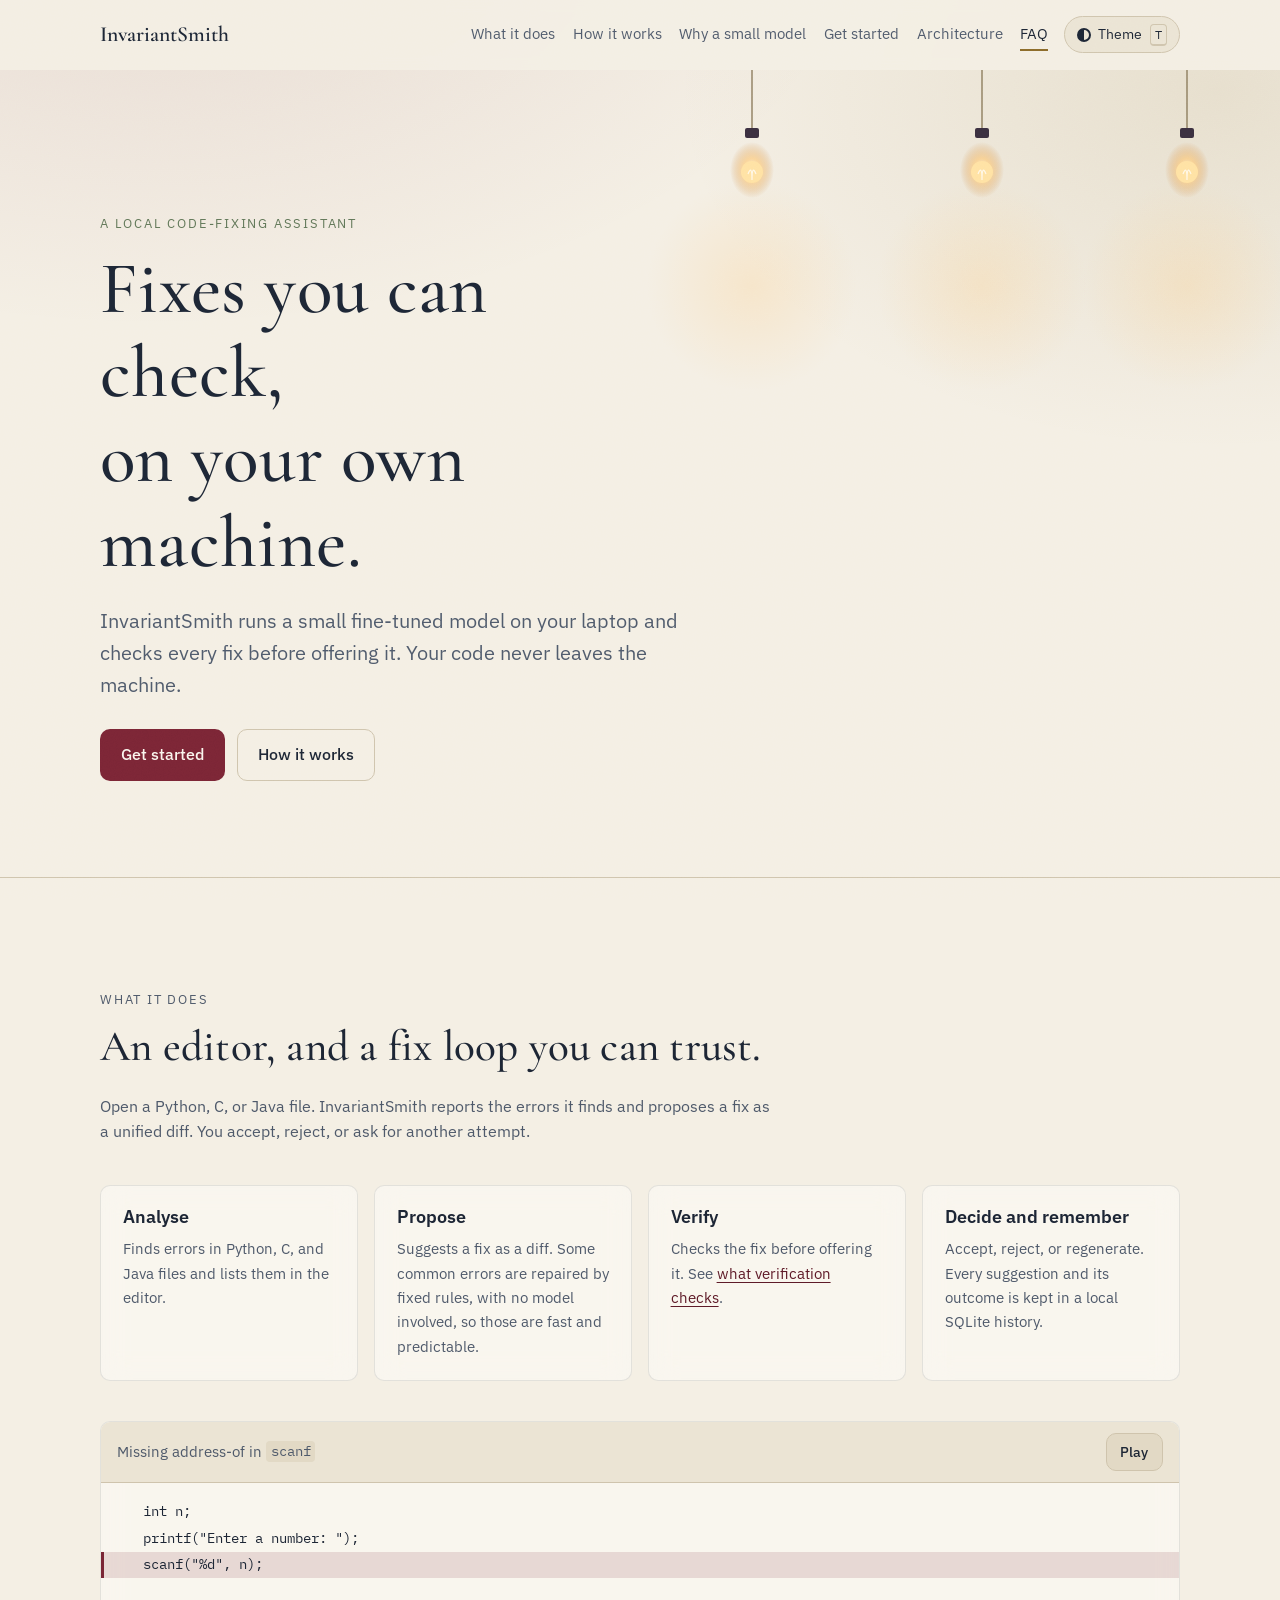
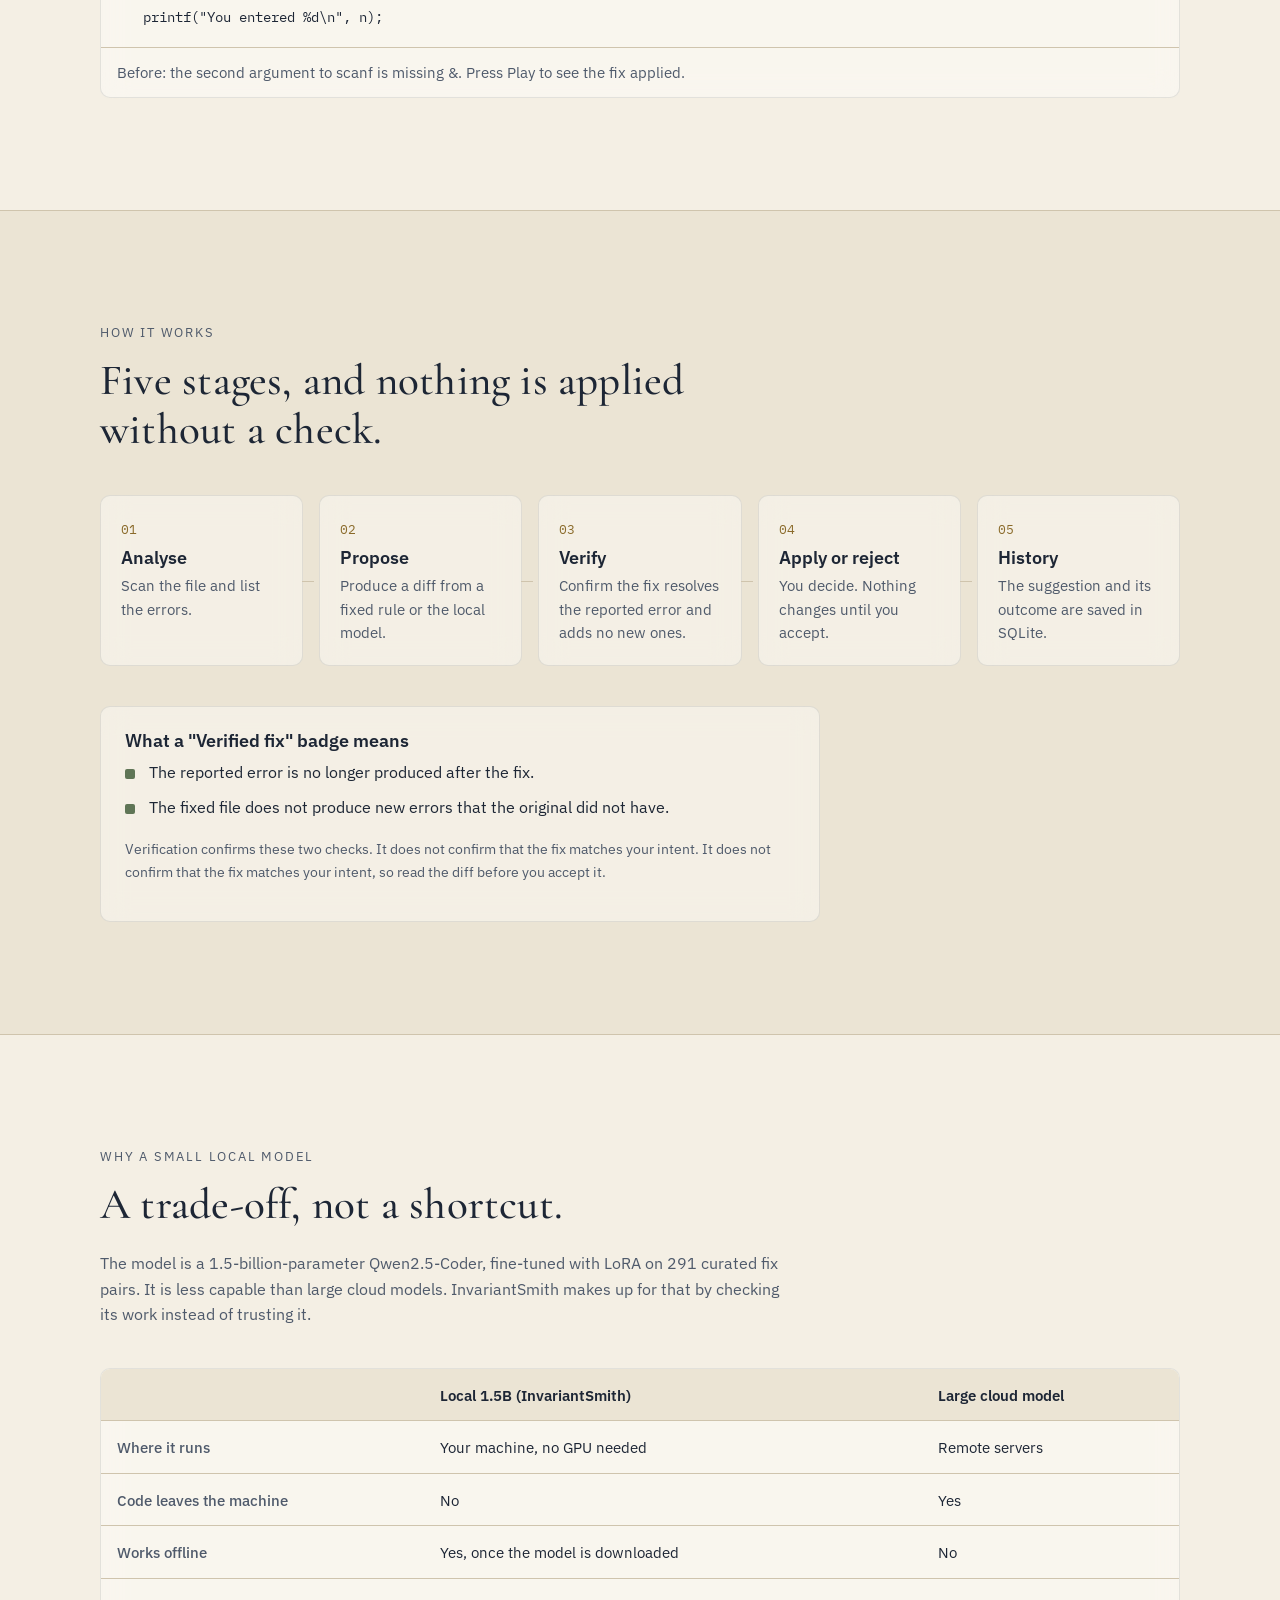
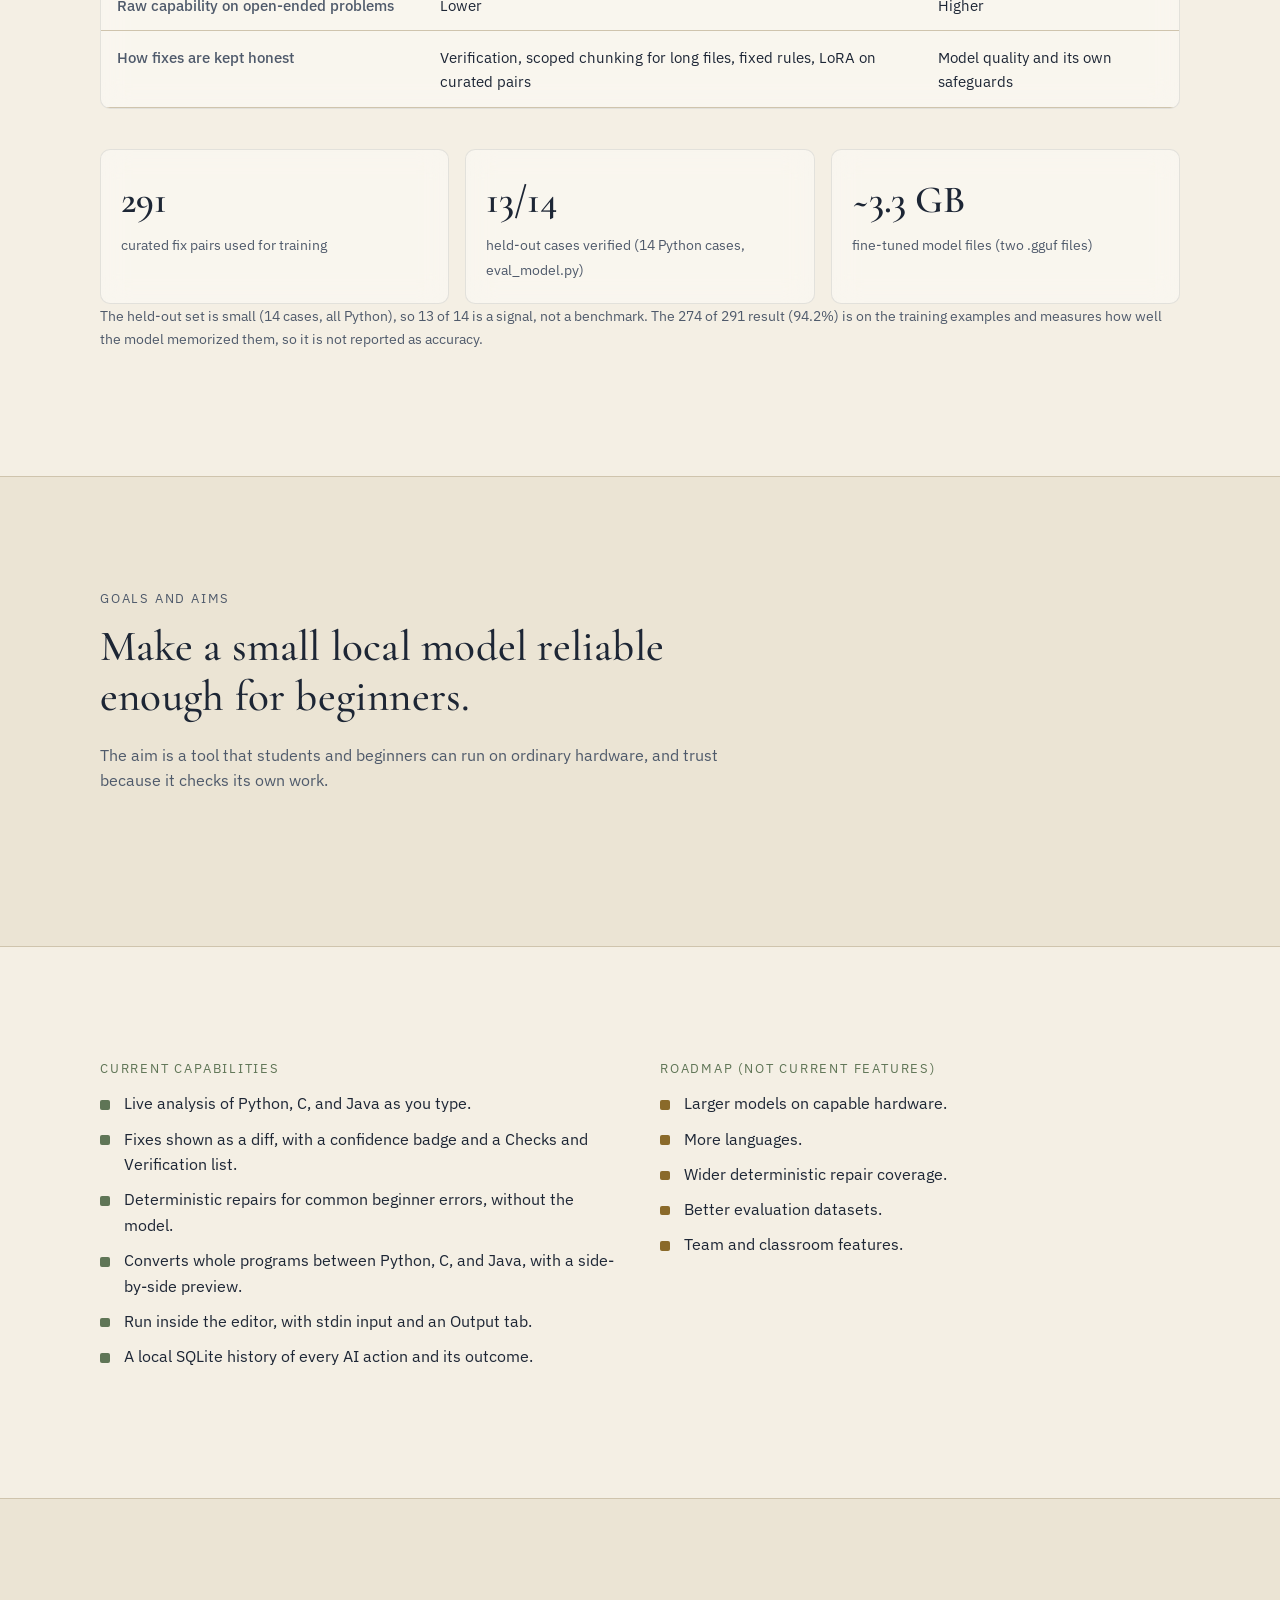
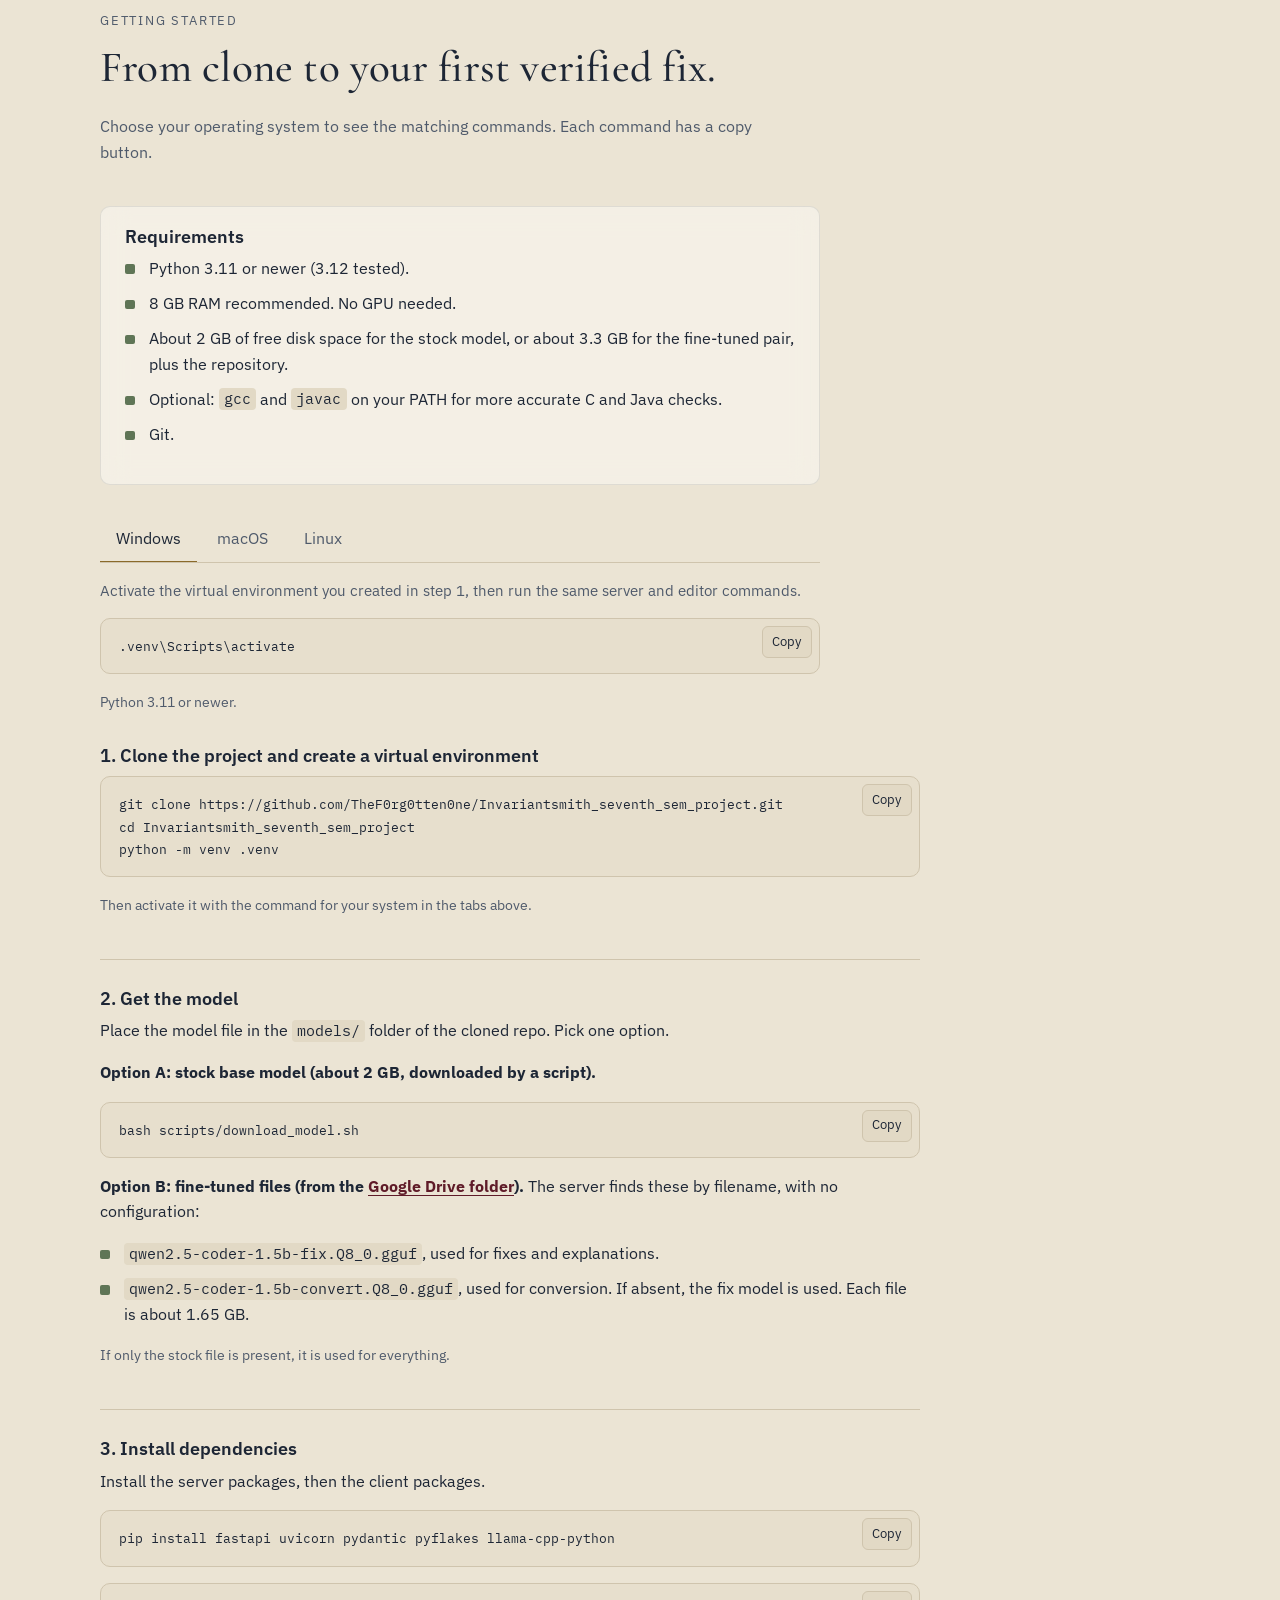
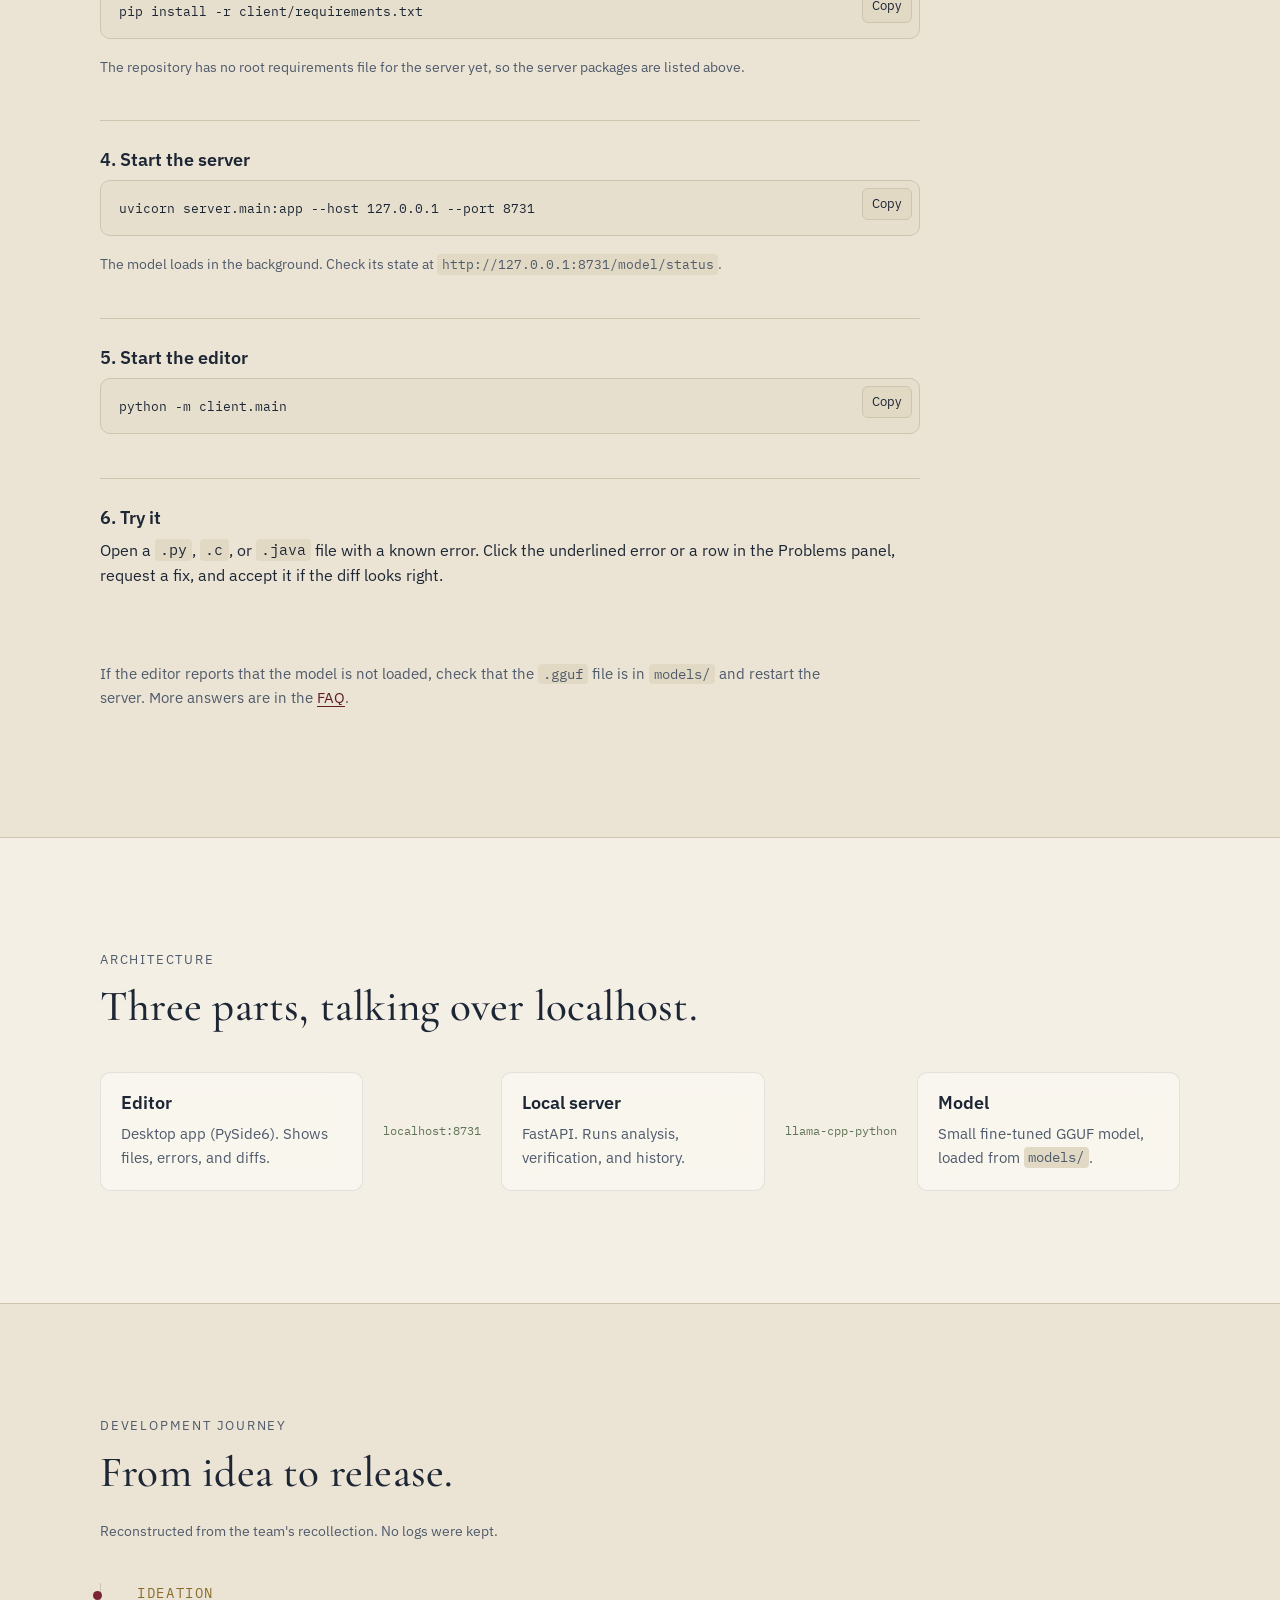
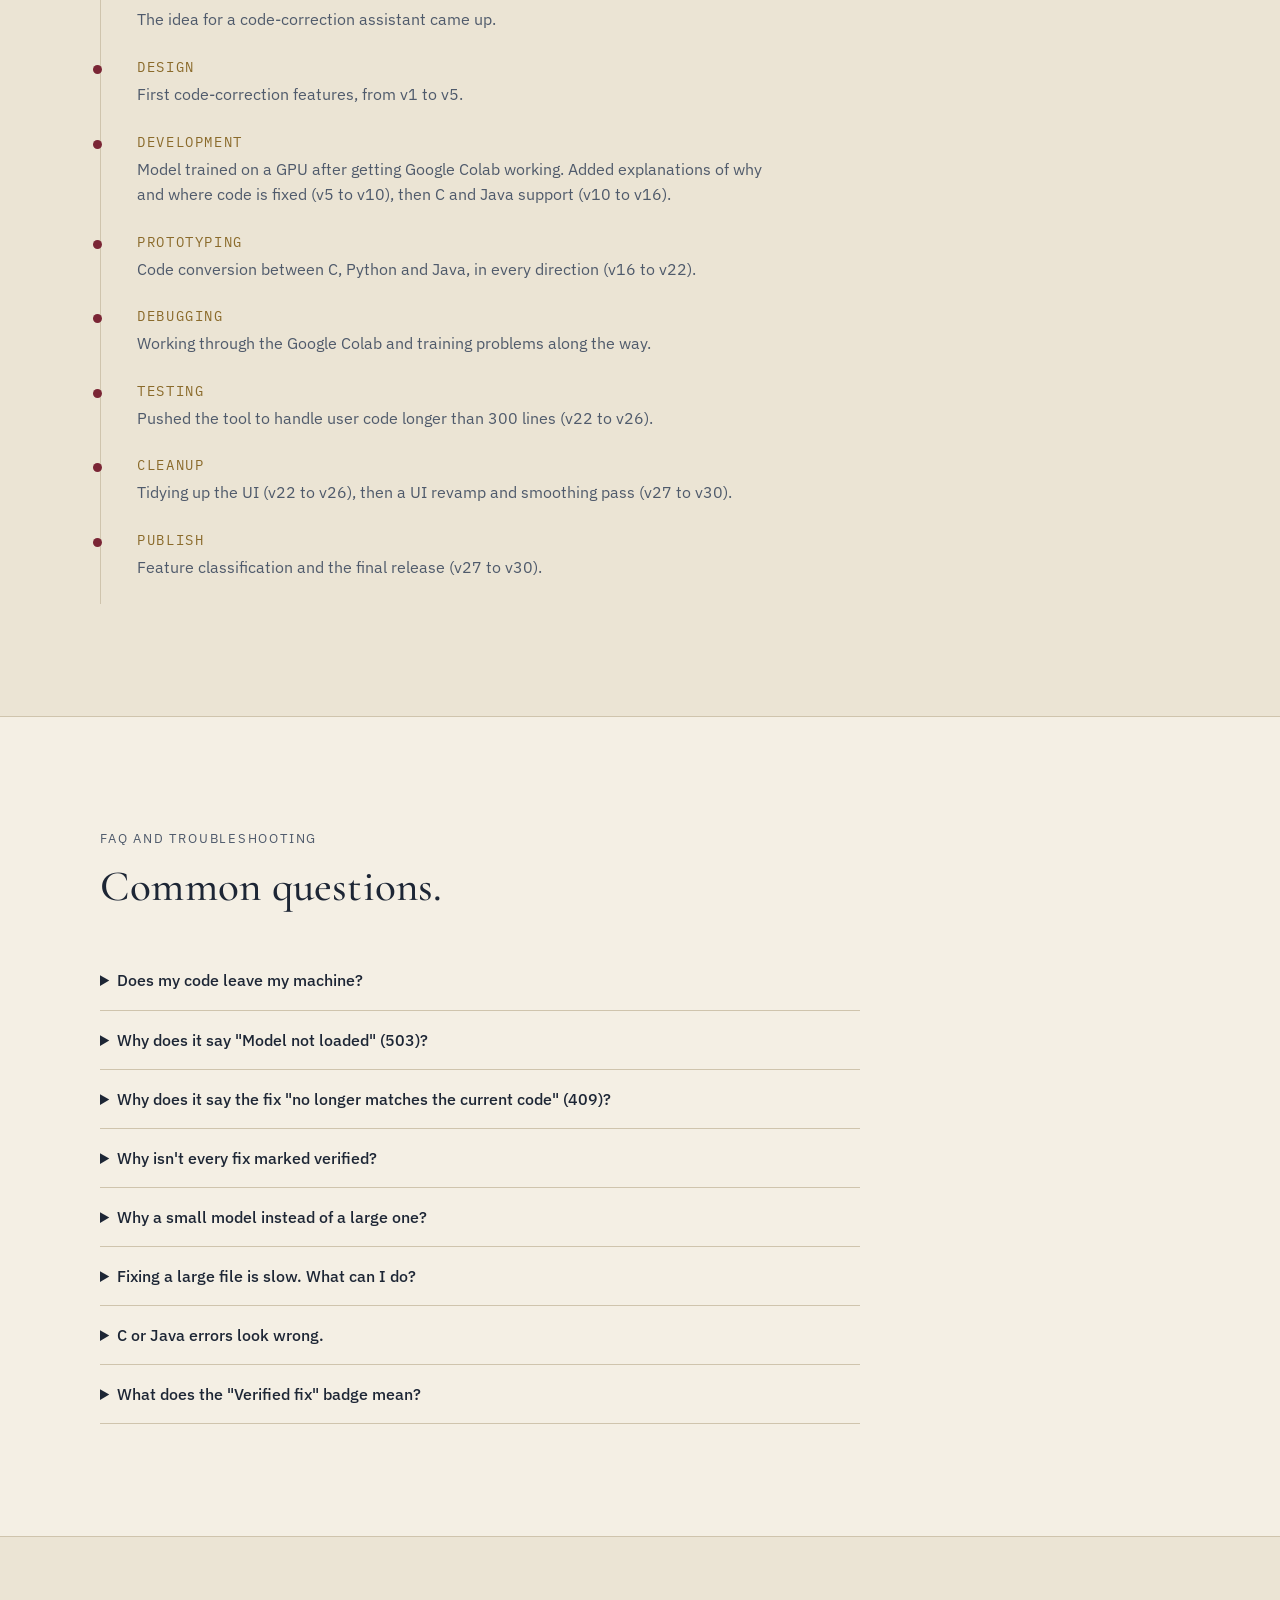
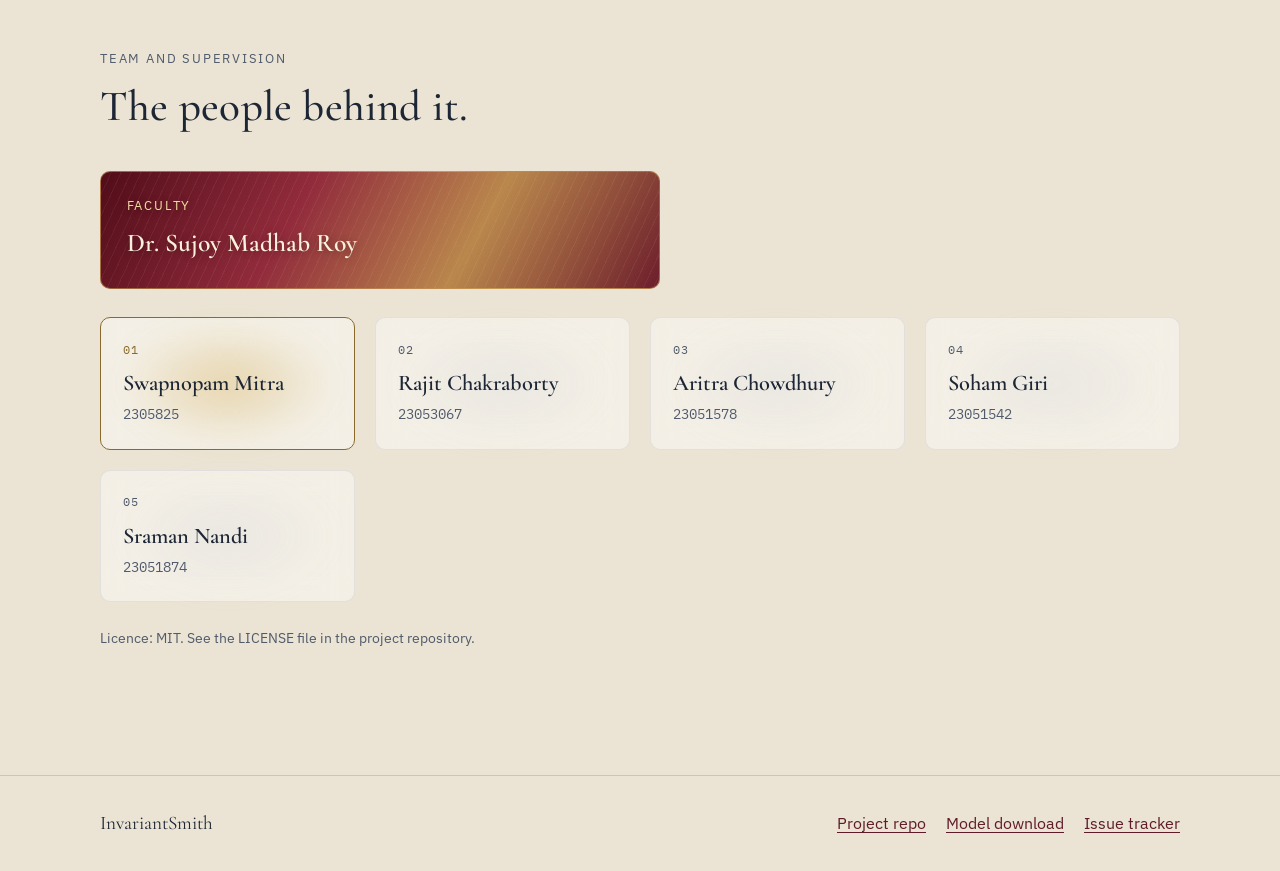
<file: index.html>
<!DOCTYPE html>
<html lang="en" data-theme="">
<head>
  <meta charset="utf-8">
  <meta name="viewport" content="width=device-width, initial-scale=1">
  <title>InvariantSmith: a local, checked code-fixing assistant</title>
  <meta name="description" content="InvariantSmith is a local AI-assisted code-fixing tool. A desktop editor talks to a small model on your own machine, and every fix is checked before you accept it.">
  <meta property="og:type" content="website">
  <meta property="og:title" content="InvariantSmith">
  <meta property="og:description" content="A local, offline-capable code-fixing assistant. Every fix is verified before you see it.">
  <meta property="og:image" content="assets/og-card.png">
  <meta name="twitter:card" content="summary_large_image">
  <meta name="twitter:title" content="InvariantSmith">
  <meta name="twitter:description" content="A local, offline-capable code-fixing assistant. Every fix is verified before you see it.">
  <meta name="twitter:image" content="assets/og-card.png">
  <link rel="icon" href="assets/favicon.svg" type="image/svg+xml">
  <link rel="preconnect" href="https://fonts.googleapis.com">
  <link rel="preconnect" href="https://fonts.gstatic.com" crossorigin>
  <link href="https://fonts.googleapis.com/css2?family=Cormorant+Garamond:ital,wght@0,500;0,600;1,500&family=IBM+Plex+Sans:wght@400;500;600&family=IBM+Plex+Mono:wght@400;500&display=swap" rel="stylesheet">
  <link rel="stylesheet" href="css/style.css">
  <script src="js/theme.js"></script>
</head>
<body>
  <a class="skip-link" href="#main">Skip to content</a>
  <div class="scroll-progress" aria-hidden="true"><span id="progress-bar"></span></div>

  <header class="site-header" id="site-header">
    <div class="wrap header-inner">
      <a class="brand" href="#top">InvariantSmith</a>
      <nav class="site-nav" aria-label="Sections">
        <a href="#what">What it does</a>
        <a href="#how">How it works</a>
        <a href="#model">Why a small model</a>
        <a href="#start">Get started</a>
        <a href="#architecture">Architecture</a>
        <a href="#faq">FAQ</a>
      </nav>
      <button class="theme-toggle" id="theme-toggle" type="button" aria-label="Switch colour theme" title="Switch theme (T)">
        <span class="theme-icon" aria-hidden="true"></span>
        <span class="theme-label">Theme</span>
        <kbd>T</kbd>
      </button>
    </div>
  </header>

  <main id="main">

    <!-- HERO -->
    <section class="hero" id="top">
      <div class="lamps" aria-hidden="true"><div class="lamp lamp--a"><svg viewBox="0 0 70 150" focusable="false"><defs><radialGradient id="bulbGlow" cx="50%" cy="50%" r="50%"><stop offset="0" stop-color="#fff6e0"/><stop offset="0.4" stop-color="#ffc56b"/><stop offset="1" stop-color="#c77a2a" stop-opacity="0"/></radialGradient></defs><line x1="35" y1="0" x2="35" y2="62" stroke="#8a7a5a" stroke-width="1.4"/><rect x="28" y="58" width="14" height="10" rx="2" fill="#3a2f3f"/><ellipse cx="35" cy="100" rx="22" ry="28" fill="url(#bulbGlow)" opacity="0.6"/><circle cx="35" cy="102" r="11" fill="#ffe2a3"/><path d="M31 104 Q35 94 35 110 Q35 94 39 104" fill="none" stroke="#fff7e6" stroke-width="1.2"/></svg></div><div class="lamp lamp--b"><svg viewBox="0 0 70 150" focusable="false"><line x1="35" y1="0" x2="35" y2="62" stroke="#8a7a5a" stroke-width="1.4"/><rect x="28" y="58" width="14" height="10" rx="2" fill="#3a2f3f"/><ellipse cx="35" cy="100" rx="22" ry="28" fill="url(#bulbGlow)" opacity="0.6"/><circle cx="35" cy="102" r="11" fill="#ffe2a3"/><path d="M31 104 Q35 94 35 110 Q35 94 39 104" fill="none" stroke="#fff7e6" stroke-width="1.2"/></svg></div><div class="lamp lamp--c"><svg viewBox="0 0 70 150" focusable="false"><line x1="35" y1="0" x2="35" y2="62" stroke="#8a7a5a" stroke-width="1.4"/><rect x="28" y="58" width="14" height="10" rx="2" fill="#3a2f3f"/><ellipse cx="35" cy="100" rx="22" ry="28" fill="url(#bulbGlow)" opacity="0.6"/><circle cx="35" cy="102" r="11" fill="#ffe2a3"/><path d="M31 104 Q35 94 35 110 Q35 94 39 104" fill="none" stroke="#fff7e6" stroke-width="1.2"/></svg></div></div>
      <div class="wrap">
        <p class="eyebrow reveal">A local code-fixing assistant</p>
        <h1 class="hero-title">
          <span class="stagger">Fixes you can check,</span>
          <span class="stagger">on your own machine.</span>
        </h1>
        <p class="lede reveal">InvariantSmith runs a small fine-tuned model on your laptop and checks every fix before offering it. Your code never leaves the machine.</p>
        <div class="hero-actions reveal">
          <a class="btn btn-primary" href="#start">Get started</a>
          <a class="btn btn-secondary" href="#how">How it works</a>
        </div>
      </div>
    </section>

    <!-- WHAT IT DOES -->
    <section class="section" id="what" data-nav-section>
      <div class="wrap">
        <header class="section-head reveal">
          <p class="eyebrow">What it does</p>
          <h2>An editor, and a fix loop you can trust.</h2>
          <p>Open a Python, C, or Java file. InvariantSmith reports the errors it finds and proposes a fix as a unified diff. You accept, reject, or ask for another attempt.</p>
        </header>

        <div class="feature-grid">
          <article class="card reveal">
            <h3>Analyse</h3>
            <p>Finds errors in Python, C, and Java files and lists them in the editor.</p>
          </article>
          <article class="card reveal">
            <h3>Propose</h3>
            <p>Suggests a fix as a diff. Some common errors are repaired by fixed rules, with no model involved, so those are fast and predictable.</p>
          </article>
          <article class="card reveal">
            <h3>Verify</h3>
            <p>Checks the fix before offering it. See <a href="#verified">what verification checks</a>.</p>
          </article>
          <article class="card reveal">
            <h3>Decide and remember</h3>
            <p>Accept, reject, or regenerate. Every suggestion and its outcome is kept in a local SQLite history.</p>
          </article>
        </div>

        <div class="diff-demo reveal" id="diff-demo">
          <div class="diff-head">
            <span class="diff-title">Missing address-of in <code>scanf</code></span>
            <button class="btn btn-small" id="diff-play" type="button" aria-pressed="false">Play</button>
          </div>
          <pre class="diff-code" aria-label="Before and after diff for a scanf call"><code><span class="line" data-state="both">int n;</span><span class="line" data-state="both">printf("Enter a number: ");</span><span class="line line-del" data-state="before">scanf("%d", n);</span><span class="line line-add" data-state="after">scanf("%d", &amp;n);</span><span class="line" data-state="both">printf("You entered %d\n", n);</span></code></pre>
          <p class="diff-caption" id="diff-caption">Before: the second argument to <code>scanf</code> is missing <code>&amp;</code>. Press Play to see the fix applied.</p>
        </div>
      </div>
    </section>

    <!-- HOW IT WORKS -->
    <section class="section section-alt" id="how" data-nav-section>
      <div class="wrap">
        <header class="section-head reveal">
          <p class="eyebrow">How it works</p>
          <h2>Five stages, and nothing is applied without a check.</h2>
        </header>

        <ol class="pipeline" id="pipeline">
          <li class="stage reveal-stage"><span class="stage-num">01</span><h3>Analyse</h3><p>Scan the file and list the errors.</p></li>
          <li class="stage reveal-stage"><span class="stage-num">02</span><h3>Propose</h3><p>Produce a diff from a fixed rule or the local model.</p></li>
          <li class="stage reveal-stage"><span class="stage-num">03</span><h3>Verify</h3><p>Confirm the fix resolves the reported error and adds no new ones.</p></li>
          <li class="stage reveal-stage"><span class="stage-num">04</span><h3>Apply or reject</h3><p>You decide. Nothing changes until you accept.</p></li>
          <li class="stage reveal-stage"><span class="stage-num">05</span><h3>History</h3><p>The suggestion and its outcome are saved in SQLite.</p></li>
        </ol>

        <div class="verified-box reveal" id="verified">
          <h3>What a "Verified fix" badge means</h3>
          <ul class="check-list">
            <li>The reported error is no longer produced after the fix.</li>
            <li>The fixed file does not produce new errors that the original did not have.</li>
          </ul>
          <p class="note">Verification confirms these two checks. It does not confirm that the fix matches your intent. It does not confirm that the fix matches your intent, so read the diff before you accept it.</p>
        </div>
      </div>
    </section>

    <!-- WHY A SMALL MODEL -->
    <section class="section" id="model" data-nav-section>
      <div class="wrap">
        <header class="section-head reveal">
          <p class="eyebrow">Why a small local model</p>
          <h2>A trade-off, not a shortcut.</h2>
          <p>The model is a 1.5-billion-parameter Qwen2.5-Coder, fine-tuned with LoRA on 291 curated fix pairs. It is less capable than large cloud models. InvariantSmith makes up for that by checking its work instead of trusting it.</p>
        </header>

        <div class="table-wrap reveal">
          <table class="compare">
            <caption class="sr-only">Local 1.5B model compared with a large cloud model</caption>
            <thead>
              <tr><th scope="col"></th><th scope="col">Local 1.5B (InvariantSmith)</th><th scope="col">Large cloud model</th></tr>
            </thead>
            <tbody>
              <tr><th scope="row">Where it runs</th><td>Your machine, no GPU needed</td><td>Remote servers</td></tr>
              <tr><th scope="row">Code leaves the machine</th><td>No</td><td>Yes</td></tr>
              <tr><th scope="row">Works offline</th><td>Yes, once the model is downloaded</td><td>No</td></tr>
              <tr><th scope="row">Raw capability on open-ended problems</th><td>Lower</td><td>Higher</td></tr>
              <tr><th scope="row">How fixes are kept honest</th><td>Verification, scoped chunking for long files, fixed rules, LoRA on curated pairs</td><td>Model quality and its own safeguards</td></tr>
            </tbody>
          </table>
        </div>

        <div class="stats reveal">
          <div class="stat"><span class="stat-num" data-count="291">291</span><span class="stat-label">curated fix pairs used for training</span></div>
          <div class="stat"><span class="stat-num">13/14</span><span class="stat-label">held-out cases verified (14 Python cases, eval_model.py)</span></div>
          <div class="stat"><span class="stat-num">~3.3 GB</span><span class="stat-label">fine-tuned model files (two .gguf files)</span></div>
        </div>
        <p class="note reveal">The held-out set is small (14 cases, all Python), so 13 of 14 is a signal, not a benchmark. The 274 of 291 result (94.2%) is on the training examples and measures how well the model memorized them, so it is not reported as accuracy.</p>
      </div>
    </section>

    <!-- GOALS -->
    <section class="section section-alt" id="goals">
      <div class="wrap">
        <header class="section-head reveal">
          <p class="eyebrow">Goals and aims</p>
          <h2>Make a small local model reliable enough for beginners.</h2>
          <p>The aim is a tool that students and beginners can run on ordinary hardware, and trust because it checks its own work.</p>
        </header>
      </div>
    </section>

    <!-- CAPABILITIES VS ROADMAP -->
    <section class="section" id="capabilities">
      <div class="wrap two-col">
        <div class="reveal">
          <p class="eyebrow">Current capabilities</p>
          <ul class="check-list">
            <li>Live analysis of Python, C, and Java as you type.</li>
            <li>Fixes shown as a diff, with a confidence badge and a Checks and Verification list.</li>
            <li>Deterministic repairs for common beginner errors, without the model.</li>
            <li>Converts whole programs between Python, C, and Java, with a side-by-side preview.</li>
            <li>Run inside the editor, with stdin input and an Output tab.</li>
            <li>A local SQLite history of every AI action and its outcome.</li>
          </ul>
        </div>
        <div class="reveal">
          <p class="eyebrow">Roadmap (not current features)</p>
          <ul class="check-list roadmap">
            <li>Larger models on capable hardware.</li>
            <li>More languages.</li>
            <li>Wider deterministic repair coverage.</li>
            <li>Better evaluation datasets.</li>
            <li>Team and classroom features.</li>
          </ul>
        </div>
      </div>
    </section>

    <!-- GETTING STARTED -->
    <section class="section section-alt" id="start" data-nav-section>
      <div class="wrap">
        <header class="section-head reveal">
          <p class="eyebrow">Getting started</p>
          <h2>From clone to your first verified fix.</h2>
          <p>Choose your operating system to see the matching commands. Each command has a copy button.</p>
        </header>

        <div class="requirements reveal">
          <h3>Requirements</h3>
          <ul class="check-list">
            <li>Python 3.11 or newer (3.12 tested).</li>
            <li>8 GB RAM recommended. No GPU needed.</li>
            <li>About 2 GB of free disk space for the stock model, or about 3.3 GB for the fine-tuned pair, plus the repository.</li>
            <li>Optional: <code>gcc</code> and <code>javac</code> on your PATH for more accurate C and Java checks.</li>
            <li>Git.</li>
          </ul>
        </div>

        <div class="os-tabs reveal" data-tabs>
          <div class="tab-list" role="tablist" aria-label="Operating system">
            <button class="tab" role="tab" id="tab-win" aria-controls="panel-win" aria-selected="true" data-tab="win" type="button">Windows</button>
            <button class="tab" role="tab" id="tab-mac" aria-controls="panel-mac" aria-selected="false" data-tab="mac" tabindex="-1" type="button">macOS</button>
            <button class="tab" role="tab" id="tab-linux" aria-controls="panel-linux" aria-selected="false" data-tab="linux" tabindex="-1" type="button">Linux</button>
          </div>
          <div class="tab-panel" role="tabpanel" id="panel-win" aria-labelledby="tab-win" data-panel="win">
            <p class="os-note">Activate the virtual environment you created in step 1, then run the same server and editor commands.</p>
            <div class="code-block">
              <pre><code>.venv\Scripts\activate</code></pre>
              <button class="copy-btn" type="button" data-copy=".venv\Scripts\activate">Copy</button>
            </div>
            <p class="note">Python 3.11 or newer.</p>
          </div>
          <div class="tab-panel" role="tabpanel" id="panel-mac" aria-labelledby="tab-mac" data-panel="mac" hidden>
            <p class="os-note">Activate the virtual environment you created in step 1, then run the same server and editor commands.</p>
            <div class="code-block">
              <pre><code>source .venv/bin/activate</code></pre>
              <button class="copy-btn" type="button" data-copy="source .venv/bin/activate">Copy</button>
            </div>
            <p class="note">Python 3.11 or newer.</p>
          </div>
          <div class="tab-panel" role="tabpanel" id="panel-linux" aria-labelledby="tab-linux" data-panel="linux" hidden>
            <p class="os-note">Activate the virtual environment you created in step 1, then run the same server and editor commands.</p>
            <div class="code-block">
              <pre><code>source .venv/bin/activate</code></pre>
              <button class="copy-btn" type="button" data-copy="source .venv/bin/activate">Copy</button>
            </div>
            <p class="note">Python 3.11 or newer.</p>
          </div>
        </div>

        <ol class="steps">
          <li class="step reveal">
            <h3>1. Clone the project and create a virtual environment</h3>
            <div class="code-block">
              <pre><code>git clone https://github.com/TheF0rg0tten0ne/Invariantsmith_seventh_sem_project.git
cd Invariantsmith_seventh_sem_project
python -m venv .venv</code></pre>
              <button class="copy-btn" type="button" data-copy="git clone https://github.com/TheF0rg0tten0ne/Invariantsmith_seventh_sem_project.git&#10;cd Invariantsmith_seventh_sem_project&#10;python -m venv .venv">Copy</button>
            </div>
            <p class="note">Then activate it with the command for your system in the tabs above.</p>
          </li>

          <li class="step reveal">
            <h3>2. Get the model</h3>
            <p>Place the model file in the <code>models/</code> folder of the cloned repo. Pick one option.</p>
            <p><strong>Option A: stock base model (about 2 GB, downloaded by a script).</strong></p>
            <div class="code-block">
              <pre><code>bash scripts/download_model.sh</code></pre>
              <button class="copy-btn" type="button" data-copy="bash scripts/download_model.sh">Copy</button>
            </div>
            <p><strong>Option B: fine-tuned files (from the <a href="https://drive.google.com/drive/folders/1q3km44Y8uxNlnX34n4BrtZXFsSiktCMW?usp=drive_link" rel="noopener">Google Drive folder</a>).</strong> The server finds these by filename, with no configuration:</p>
            <ul class="check-list">
              <li><code>qwen2.5-coder-1.5b-fix.Q8_0.gguf</code>, used for fixes and explanations.</li>
              <li><code>qwen2.5-coder-1.5b-convert.Q8_0.gguf</code>, used for conversion. If absent, the fix model is used. Each file is about 1.65 GB.</li>
            </ul>
            <p class="note">If only the stock file is present, it is used for everything.</p>
          </li>

          <li class="step reveal">
            <h3>3. Install dependencies</h3>
            <p>Install the server packages, then the client packages.</p>
            <div class="code-block">
              <pre><code>pip install fastapi uvicorn pydantic pyflakes llama-cpp-python</code></pre>
              <button class="copy-btn" type="button" data-copy="pip install fastapi uvicorn pydantic pyflakes llama-cpp-python">Copy</button>
            </div>
            <div class="code-block">
              <pre><code>pip install -r client/requirements.txt</code></pre>
              <button class="copy-btn" type="button" data-copy="pip install -r client/requirements.txt">Copy</button>
            </div>
            <p class="note">The repository has no root requirements file for the server yet, so the server packages are listed above.</p>
          </li>

          <li class="step reveal">
            <h3>4. Start the server</h3>
            <div class="code-block">
              <pre><code>uvicorn server.main:app --host 127.0.0.1 --port 8731</code></pre>
              <button class="copy-btn" type="button" data-copy="uvicorn server.main:app --host 127.0.0.1 --port 8731">Copy</button>
            </div>
            <p class="note">The model loads in the background. Check its state at <code>http://127.0.0.1:8731/model/status</code>.</p>
          </li>

          <li class="step reveal">
            <h3>5. Start the editor</h3>
            <div class="code-block">
              <pre><code>python -m client.main</code></pre>
              <button class="copy-btn" type="button" data-copy="python -m client.main">Copy</button>
            </div>
          </li>

          <li class="step reveal">
            <h3>6. Try it</h3>
            <p>Open a <code>.py</code>, <code>.c</code>, or <code>.java</code> file with a known error. Click the underlined error or a row in the Problems panel, request a fix, and accept it if the diff looks right.</p>
          </li>
        </ol>

        <div class="faq-inline reveal">
          <p>If the editor reports that the model is not loaded, check that the <code>.gguf</code> file is in <code>models/</code> and restart the server. More answers are in the <a href="#faq">FAQ</a>.</p>
        </div>
      </div>
    </section>

    <!-- ARCHITECTURE -->
    <section class="section" id="architecture" data-nav-section>
      <div class="wrap">
        <header class="section-head reveal">
          <p class="eyebrow">Architecture</p>
          <h2>Three parts, talking over localhost.</h2>
        </header>
        <div class="arch reveal">
          <div class="arch-node"><h3>Editor</h3><p>Desktop app (PySide6). Shows files, errors, and diffs.</p></div>
          <div class="arch-link" aria-hidden="true">localhost:8731</div>
          <div class="arch-node"><h3>Local server</h3><p>FastAPI. Runs analysis, verification, and history.</p></div>
          <div class="arch-link" aria-hidden="true">llama-cpp-python</div>
          <div class="arch-node"><h3>Model</h3><p>Small fine-tuned GGUF model, loaded from <code>models/</code>.</p></div>
        </div>
      </div>
    </section>

    <!-- JOURNEY -->
    <section class="section section-alt" id="journey">
      <div class="wrap">
        <header class="section-head reveal">
          <p class="eyebrow">Development journey</p>
          <h2>From idea to release.</h2>
          <p class="note">Reconstructed from the team's recollection. No logs were kept.</p>
        </header>
        <ol class="timeline">
          <li class="reveal"><span class="tl-ver">Ideation</span><p>The idea for a code-correction assistant came up.</p></li>
          <li class="reveal"><span class="tl-ver">Design</span><p>First code-correction features, from v1 to v5.</p></li>
          <li class="reveal"><span class="tl-ver">Development</span><p>Model trained on a GPU after getting Google Colab working. Added explanations of why and where code is fixed (v5 to v10), then C and Java support (v10 to v16).</p></li>
          <li class="reveal"><span class="tl-ver">Prototyping</span><p>Code conversion between C, Python and Java, in every direction (v16 to v22).</p></li>
          <li class="reveal"><span class="tl-ver">Debugging</span><p>Working through the Google Colab and training problems along the way.</p></li>
          <li class="reveal"><span class="tl-ver">Testing</span><p>Pushed the tool to handle user code longer than 300 lines (v22 to v26).</p></li>
          <li class="reveal"><span class="tl-ver">Cleanup</span><p>Tidying up the UI (v22 to v26), then a UI revamp and smoothing pass (v27 to v30).</p></li>
          <li class="reveal"><span class="tl-ver">Publish</span><p>Feature classification and the final release (v27 to v30).</p></li>
        </ol>
      </div>
    </section>

    <!-- FAQ -->
    <section class="section" id="faq" data-nav-section>
      <div class="wrap">
        <header class="section-head reveal">
          <p class="eyebrow">FAQ and troubleshooting</p>
          <h2>Common questions.</h2>
        </header>
        <div class="faq-list reveal">
          <details>
            <summary>Does my code leave my machine?</summary>
            <p>No. The editor talks to a server bound to 127.0.0.1, and the model runs on your computer with no network access at inference time.</p>
          </details>
          <details>
            <summary>Why does it say "Model not loaded" (503)?</summary>
            <p>Check that a <code>.gguf</code> file with one of the expected names is in <code>models/</code>, then check <code>/model/status</code>. The first request also loads the model, which can take a while on CPU.</p>
          </details>
          <details>
            <summary>Why does it say the fix "no longer matches the current code" (409)?</summary>
            <p>The buffer changed after the fix was generated, so the fix was refused to protect your edits. Click Regenerate.</p>
          </details>
          <details>
            <summary>Why isn't every fix marked verified?</summary>
            <p>A fix is only marked verified if the reported error is gone and no new errors appear. Unverified fixes are still shown with their checks, so you can decide.</p>
          </details>
          <details>
            <summary>Why a small model instead of a large one?</summary>
            <p>It runs on ordinary laptops with no GPU and no cloud. See <a href="#model">the trade-offs</a>.</p>
          </details>
          <details>
            <summary>Fixing a large file is slow. What can I do?</summary>
            <p>Fix one error at a time. Long files are split into scoped chunks around the error, but a small model on CPU still takes time.</p>
          </details>
          <details>
            <summary>C or Java errors look wrong.</summary>
            <p>Install <code>gcc</code> and a JDK so the server uses the real compilers instead of its heuristic checker.</p>
          </details>
          <details>
            <summary>What does the "Verified fix" badge mean?</summary>
            <p>See <a href="#verified">what verification checks</a>.</p>
          </details>
        </div>
      </div>
    </section>

    <!-- CREDITS -->
    <section class="section section-alt" id="credits">
      <div class="wrap">
        <header class="section-head reveal">
          <p class="eyebrow">Team and supervision</p>
          <h2>The people behind it.</h2>
        </header>
        <div class="faculty-card reveal">
          <p class="eyebrow">Faculty</p>
          <strong>Dr. Sujoy Madhab Roy</strong>
        </div>
        <ol class="team-grid">
          <li class="member aura-gold reveal"><span class="member-rank">01</span><span class="member-name">Swapnopam Mitra</span><span class="member-roll">2305825</span></li>
          <li class="member aura-silver reveal"><span class="member-rank">02</span><span class="member-name">Rajit Chakraborty</span><span class="member-roll">23053067</span></li>
          <li class="member aura-silver reveal"><span class="member-rank">03</span><span class="member-name">Aritra Chowdhury</span><span class="member-roll">23051578</span></li>
          <li class="member aura-silver reveal"><span class="member-rank">04</span><span class="member-name">Soham Giri</span><span class="member-roll">23051542</span></li>
          <li class="member aura-silver reveal"><span class="member-rank">05</span><span class="member-name">Sraman Nandi</span><span class="member-roll">23051874</span></li>
        </ol>
        <p class="note reveal">Licence: MIT. See the LICENSE file in the project repository.</p>
      </div>
    </section>
  </main>

  <footer class="site-footer">
    <div class="wrap footer-inner">
      <p>InvariantSmith</p>
      <nav aria-label="Project links">
        <a href="https://github.com/TheF0rg0tten0ne/Invariantsmith_seventh_sem_project" rel="noopener">Project repo</a>
        <a href="https://drive.google.com/drive/folders/1q3km44Y8uxNlnX34n4BrtZXFsSiktCMW?usp=drive_link" rel="noopener">Model download</a>
        <a href="https://github.com/TheF0rg0tten0ne/Invariantsmith_seventh_sem_project/issues" rel="noopener">Issue tracker</a>
      </nav>
    </div>
  </footer>

  <div class="toast" id="toast" role="status" aria-live="polite"></div>

  <script src="js/motion.js" defer></script>
  <script src="js/nav.js" defer></script>
  <script src="js/copy.js" defer></script>
  <script src="js/diff-demo.js" defer></script>
  <script src="js/tabs.js" defer></script>
  <script src="js/timeline.js" defer></script>
  <script src="js/cursor.js" defer></script>
</body>
</html>
</file>
<file: css/style.css>
/* ------------------------------------------------------------------
   Tokens. Dark is the default; light overrides below.
   Colours are defined on :root and overridden by [data-theme].
   ------------------------------------------------------------------ */
:root {
  --bg: #1c1420;          /* ink aubergine */
  --surface: #251b2a;
  --surface-2: #2e2234;
  --text: #ece4d6;        /* warm bone */
  --text-muted: #b9ad9e;
  --accent: #a1404f;      /* oxblood */
  --accent-strong: #c25a69;
  --accent-text: #f6e9e6;
  --secondary: #8fa389;   /* sage */
  --secondary-2: #c9a25c; /* ochre */
  --border: #3d2f44;
  --code-bg: #15101a;
  --add-bg: rgba(143, 163, 137, 0.18);
  --del-bg: rgba(161, 64, 79, 0.22);
  --focus: #c9a25c;

  --font-display: "Cormorant Garamond", Georgia, "Times New Roman", serif;
  --font-body: "IBM Plex Sans", system-ui, -apple-system, "Segoe UI", Roboto, sans-serif;
  --font-mono: "IBM Plex Mono", ui-monospace, SFMono-Regular, Menlo, Consolas, monospace;

  --radius: 10px;
  --max: 1080px;
  --ease: cubic-bezier(0.2, 0.6, 0.2, 1);
  color-scheme: dark;
}

:root[data-theme="light"] {
  --bg: #f4efe4;          /* warm paper */
  --surface: #ebe4d4;
  --surface-2: #e2d9c5;
  --text: #1d2635;        /* ink navy */
  --text-muted: #4f5a6b;
  --accent: #7a2535;
  --accent-strong: #5f1b28;
  --accent-text: #fbf6ee;
  --secondary: #5f7556;
  --secondary-2: #8a6a2a;
  --border: #cfc4ad;
  --code-bg: #e7dfcd;
  --add-bg: rgba(95, 117, 86, 0.18);
  --del-bg: rgba(122, 37, 53, 0.14);
  --focus: #8a6a2a;
  color-scheme: light;
}

:root[data-theme="dark"] {
  color-scheme: dark;
}

/* Smooth colour change when the theme flips. */
html.theme-transition,
html.theme-transition *,
html.theme-transition *::before,
html.theme-transition *::after {
  transition: background-color 0.4s var(--ease), color 0.4s var(--ease),
              border-color 0.4s var(--ease), fill 0.4s var(--ease) !important;
}

/* ------------------------------------------------------------------
   Base
   ------------------------------------------------------------------ */
*, *::before, *::after { box-sizing: border-box; }
html { scroll-behavior: smooth; scroll-padding-top: 84px; -webkit-text-size-adjust: 100%; }
body {
  margin: 0;
  background: var(--bg);
  color: var(--text);
  font-family: var(--font-body);
  font-size: 1rem;
  line-height: 1.6;
  transition: background-color 0.4s var(--ease), color 0.4s var(--ease);
}
img, svg { max-width: 100%; display: block; }
a { color: var(--accent-strong); text-underline-offset: 3px; }
a:hover { color: var(--text); }
:focus-visible { outline: 2px solid var(--focus); outline-offset: 3px; border-radius: 4px; }
h1, h2, h3 { line-height: 1.15; margin: 0 0 0.5em; font-weight: 600; }
h1, h2 { font-family: var(--font-display); letter-spacing: 0.005em; }
h1 { font-size: clamp(2.4rem, 7vw, 4.6rem); font-weight: 500; }
h2 { font-size: clamp(1.9rem, 4.2vw, 2.7rem); font-weight: 500; }
h3 { font-size: 1.1rem; }
p { margin: 0 0 1em; }
code, kbd, pre { font-family: var(--font-mono); }
code { font-size: 0.92em; background: var(--surface-2); padding: 0.1em 0.35em; border-radius: 4px; }
kbd {
  font-size: 0.75rem; border: 1px solid var(--border); border-bottom-width: 2px;
  border-radius: 4px; padding: 0 0.35em; background: var(--surface);
}
.wrap { width: min(100% - 2rem, var(--max)); margin-inline: auto; }
.sr-only {
  position: absolute; width: 1px; height: 1px; padding: 0; margin: -1px;
  overflow: hidden; clip: rect(0, 0, 0, 0); white-space: nowrap; border: 0;
}
.skip-link {
  position: absolute; left: 1rem; top: -4rem; z-index: 100;
  background: var(--accent); color: var(--accent-text); padding: 0.6rem 1rem; border-radius: 6px;
}
.skip-link:focus { top: 1rem; }
.eyebrow {
  font-family: var(--font-body); font-size: 0.8rem; letter-spacing: 0.14em;
  text-transform: uppercase; color: var(--secondary); margin-bottom: 0.75rem;
}
.note { font-size: 0.9rem; color: var(--text-muted); }
.section { padding: clamp(4rem, 9vw, 7rem) 0; border-top: 1px solid var(--border); }
.section-alt { background: var(--surface); }
.section-head { max-width: 680px; margin-bottom: 2.5rem; }
.section-head p { color: var(--text-muted); }

/* ------------------------------------------------------------------
   Scroll progress and header
   ------------------------------------------------------------------ */
.scroll-progress {
  position: fixed; left: 0; top: 0; width: 100%; height: 2px; z-index: 60; background: transparent;
}
#progress-bar {
  display: block; height: 100%; width: 0; background: var(--secondary-2);
  transform-origin: left center;
}
.site-header {
  position: sticky; top: 0; z-index: 50;
  background: color-mix(in srgb, var(--bg) 92%, transparent);
  backdrop-filter: blur(6px);
  border-bottom: 1px solid transparent;
  transition: padding 0.3s var(--ease), border-color 0.3s var(--ease);
}
.site-header.is-scrolled { border-bottom-color: var(--border); }
.header-inner {
  display: flex; align-items: center; gap: 1rem;
  padding: 1rem 0; transition: padding 0.3s var(--ease);
}
.site-header.is-scrolled .header-inner { padding: 0.55rem 0; }
.brand {
  font-family: var(--font-display); font-size: 1.35rem; font-weight: 600;
  color: var(--text); text-decoration: none; margin-right: auto;
}
.site-nav { display: flex; gap: 1.1rem; flex-wrap: wrap; }
.site-nav a {
  color: var(--text-muted); text-decoration: none; font-size: 0.92rem;
  padding: 0.2rem 0; border-bottom: 2px solid transparent;
  transition: color 0.2s, border-color 0.2s;
}
.site-nav a:hover { color: var(--text); }
.site-nav a.is-active { color: var(--text); border-bottom-color: var(--secondary-2); }
.theme-toggle {
  display: inline-flex; align-items: center; gap: 0.45rem; cursor: pointer;
  background: var(--surface); color: var(--text); border: 1px solid var(--border);
  border-radius: 999px; padding: 0.4rem 0.75rem; font: inherit; font-size: 0.88rem;
}
.theme-toggle:hover { border-color: var(--secondary-2); }
.theme-icon {
  width: 14px; height: 14px; border-radius: 50%;
  border: 2px solid currentColor; background: linear-gradient(90deg, currentColor 50%, transparent 50%);
}

/* ------------------------------------------------------------------
   Hero
   ------------------------------------------------------------------ */
.hero { padding: clamp(4.5rem, 12vw, 9rem) 0 clamp(3.5rem, 8vw, 6rem); }
.hero-title { max-width: 14ch; margin-bottom: 1.25rem; }
.hero-title .stagger { display: block; }
.lede { font-size: clamp(1.05rem, 2vw, 1.25rem); color: var(--text-muted); max-width: 52ch; }
.hero-actions { display: flex; gap: 0.75rem; flex-wrap: wrap; margin-top: 1.75rem; }
.btn {
  display: inline-flex; align-items: center; justify-content: center;
  font: inherit; font-weight: 500; text-decoration: none; cursor: pointer;
  border-radius: var(--radius); padding: 0.75rem 1.25rem; border: 1px solid transparent;
  transition: background-color 0.2s, border-color 0.2s, color 0.2s;
}
.btn-primary { background: var(--accent); color: var(--accent-text); }
.btn-primary:hover { background: var(--accent-strong); color: var(--accent-text); }
.btn-secondary { background: transparent; color: var(--text); border-color: var(--border); }
.btn-secondary:hover { border-color: var(--secondary-2); color: var(--text); }
.btn-small { padding: 0.4rem 0.85rem; font-size: 0.9rem; background: var(--surface-2); color: var(--text); border-color: var(--border); }

/* ------------------------------------------------------------------
   Cards and grids
   ------------------------------------------------------------------ */
.feature-grid { display: grid; gap: 1rem; grid-template-columns: repeat(auto-fit, minmax(220px, 1fr)); margin-bottom: 2.5rem; }
.card {
  background: var(--surface); border: 1px solid var(--border);
  border-radius: var(--radius); padding: 1.35rem;
}
.card p { color: var(--text-muted); margin: 0; font-size: 0.95rem; }
.two-col { display: grid; gap: 2.5rem; grid-template-columns: 1fr; }
@media (min-width: 760px) { .two-col { grid-template-columns: 1fr 1fr; } }
.check-list { list-style: none; padding: 0; margin: 0 0 1rem; }
.check-list li { position: relative; padding-left: 1.5rem; margin-bottom: 0.6rem; color: var(--text); }
.check-list li::before {
  content: ""; position: absolute; left: 0; top: 0.55em; width: 0.6rem; height: 0.6rem;
  border-radius: 2px; background: var(--secondary);
}
.check-list.roadmap li::before { background: var(--secondary-2); }

/* ------------------------------------------------------------------
   Diff demo
   ------------------------------------------------------------------ */
.diff-demo {
  background: var(--code-bg); border: 1px solid var(--border); border-radius: var(--radius);
  overflow: hidden;
}
.diff-head {
  display: flex; justify-content: space-between; align-items: center; gap: 1rem;
  padding: 0.7rem 1rem; border-bottom: 1px solid var(--border); background: var(--surface);
}
.diff-title { font-size: 0.92rem; color: var(--text-muted); }
.diff-code { margin: 0; padding: 1rem 0; overflow-x: auto; font-size: 0.92rem; }
.diff-code code { background: none; padding: 0; display: block; }
.diff-code .line { display: block; padding: 0.15rem 1rem 0.15rem 2.6rem; position: relative; white-space: pre; transition: background-color 0.5s var(--ease), opacity 0.5s var(--ease); }
.diff-code .line::before { content: ""; position: absolute; left: 0; top: 0; bottom: 0; width: 3px; background: transparent; }
.diff-code .line-del { background: var(--del-bg); }
.diff-code .line-del::before { background: var(--accent); }
.diff-code .line-add { background: var(--add-bg); }
.diff-code .line-add::before { background: var(--secondary); }
.diff-code .line-del.is-hidden { opacity: 0.25; text-decoration: line-through; }
.diff-code .line-add.is-hidden { opacity: 0; }
.diff-caption { padding: 0.8rem 1rem; margin: 0; border-top: 1px solid var(--border); color: var(--text-muted); font-size: 0.92rem; }

/* ------------------------------------------------------------------
   Pipeline
   ------------------------------------------------------------------ */
.pipeline {
  list-style: none; padding: 0; margin: 0 0 2.5rem;
  display: grid; gap: 1rem; grid-template-columns: repeat(auto-fit, minmax(180px, 1fr));
  counter-reset: none; position: relative;
}
.stage {
  background: var(--surface); border: 1px solid var(--border); border-radius: var(--radius);
  padding: 1.25rem; position: relative;
}
.stage-num { font-family: var(--font-mono); font-size: 0.8rem; color: var(--secondary-2); }
.stage h3 { margin: 0.4rem 0 0.35rem; }
.stage p { margin: 0; color: var(--text-muted); font-size: 0.93rem; }
.stage:not(:last-child)::after {
  content: ""; position: absolute; top: 50%; right: -0.75rem; width: 0.75rem; height: 1px;
  background: var(--border); display: none;
}
@media (min-width: 900px) { .stage:not(:last-child)::after { display: block; } }

.verified-box {
  background: var(--surface-2); border: 1px solid var(--border); border-left: 3px solid var(--secondary);
  border-radius: var(--radius); padding: 1.5rem; max-width: 720px;
}

/* ------------------------------------------------------------------
   Comparison table and stats
   ------------------------------------------------------------------ */
.table-wrap { overflow-x: auto; margin-bottom: 2.5rem; border-radius: var(--radius); border: 1px solid var(--border); }
.compare { width: 100%; border-collapse: collapse; font-size: 0.95rem; min-width: 560px; }
.compare th, .compare td { text-align: left; padding: 0.85rem 1rem; border-bottom: 1px solid var(--border); vertical-align: top; }
.compare thead th { background: var(--surface); font-weight: 600; }
.compare tbody th { font-weight: 500; color: var(--text-muted); width: 30%; }
.stats { display: grid; gap: 1rem; grid-template-columns: repeat(auto-fit, minmax(200px, 1fr)); }
.stat { background: var(--surface); border: 1px solid var(--border); border-radius: var(--radius); padding: 1.25rem; }
.stat-num { display: block; font-family: var(--font-display); font-size: 2.4rem; font-weight: 600; color: var(--text); }
.stat-label { color: var(--text-muted); font-size: 0.9rem; }

/* ------------------------------------------------------------------
   Requirements and OS tabs
   ------------------------------------------------------------------ */
.requirements { background: var(--surface); border: 1px solid var(--border); border-radius: var(--radius); padding: 1.25rem 1.5rem; margin-bottom: 2rem; max-width: 720px; }
.os-tabs { margin-bottom: 2rem; max-width: 720px; }
.tab-list { display: flex; gap: 0.25rem; border-bottom: 1px solid var(--border); margin-bottom: 1rem; overflow-x: auto; }
.tab {
  background: none; border: none; color: var(--text-muted); font: inherit; cursor: pointer;
  padding: 0.6rem 1rem; border-bottom: 2px solid transparent; margin-bottom: -1px;
}
.tab[aria-selected="true"] { color: var(--text); border-bottom-color: var(--secondary-2); }
.os-note { color: var(--text-muted); font-size: 0.93rem; }

/* ------------------------------------------------------------------
   Steps and code blocks
   ------------------------------------------------------------------ */
.steps { list-style: none; padding: 0; margin: 0; max-width: 820px; counter-reset: none; }
.step { padding-bottom: 1.75rem; margin-bottom: 1.75rem; border-bottom: 1px solid var(--border); }
.step:last-child { border-bottom: none; }
.step h3 { font-size: 1.15rem; margin-bottom: 0.6rem; }
.code-block { position: relative; margin: 0.5rem 0 1rem; }
.code-block pre {
  margin: 0; background: var(--code-bg); border: 1px solid var(--border); border-radius: var(--radius);
  padding: 1rem 1.1rem; padding-right: 5.5rem; overflow-x: auto; font-size: 0.9rem; line-height: 1.55;
}
.code-block code { background: none; padding: 0; }
.copy-btn {
  position: absolute; top: 0.5rem; right: 0.5rem; font: inherit; font-size: 0.8rem; cursor: pointer;
  background: var(--surface-2); color: var(--text); border: 1px solid var(--border); border-radius: 6px;
  padding: 0.3rem 0.6rem;
}
.copy-btn:hover { border-color: var(--secondary-2); }
.faq-inline { max-width: 720px; color: var(--text-muted); font-size: 0.95rem; }

/* ------------------------------------------------------------------
   Architecture
   ------------------------------------------------------------------ */
.arch { display: grid; gap: 0.75rem; grid-template-columns: 1fr; align-items: stretch; }
@media (min-width: 760px) { .arch { grid-template-columns: 1fr auto 1fr auto 1fr; } }
.arch-node { background: var(--surface); border: 1px solid var(--border); border-radius: var(--radius); padding: 1.25rem; }
.arch-node p { margin: 0; color: var(--text-muted); font-size: 0.93rem; }
.arch-link { align-self: center; text-align: center; font-family: var(--font-mono); font-size: 0.78rem; color: var(--secondary); padding: 0.25rem 0.5rem; }

/* ------------------------------------------------------------------
   Timeline, FAQ, footer
   ------------------------------------------------------------------ */
.timeline { list-style: none; padding: 0 0 0 1.25rem; margin: 0; border-left: 1px solid var(--border); max-width: 680px; }
.timeline li { position: relative; padding: 0 0 1.5rem 1rem; }
.timeline li::before {
  content: ""; position: absolute; left: -1.5rem; top: 0.5rem; width: 9px; height: 9px;
  border-radius: 50%; background: var(--accent); transform: translateX(-4px);
}
.tl-ver { font-family: var(--font-mono); font-size: 0.85rem; color: var(--secondary-2); display: block; margin-bottom: 0.2rem; }
.timeline p { margin: 0; color: var(--text-muted); }
.faq-list { max-width: 760px; }
.faq-list details { border-bottom: 1px solid var(--border); padding: 1rem 0; }
.faq-list summary { cursor: pointer; font-weight: 500; font-size: 1.02rem; }
.faq-list details p { margin: 0.6rem 0 0; color: var(--text-muted); }
.site-footer { border-top: 1px solid var(--border); padding: 2rem 0; background: var(--surface); }
.footer-inner { display: flex; flex-wrap: wrap; gap: 1rem 2rem; justify-content: space-between; align-items: center; }
.footer-inner nav { display: flex; gap: 1.25rem; flex-wrap: wrap; }
.footer-inner p { margin: 0; font-family: var(--font-display); font-size: 1.2rem; }

.toast {
  position: fixed; left: 50%; bottom: 1.25rem; transform: translate(-50%, 1rem);
  background: var(--surface-2); color: var(--text); border: 1px solid var(--border);
  padding: 0.55rem 1rem; border-radius: 999px; font-size: 0.9rem;
  opacity: 0; pointer-events: none; transition: opacity 0.25s, transform 0.25s var(--ease);
}
.toast.is-visible { opacity: 1; transform: translate(-50%, 0); }

/* ------------------------------------------------------------------
   Motion: reveals and staggered hero text.
   Elements start hidden only when JS has added .js-motion to <html>,
   so content stays visible without JavaScript.
   ------------------------------------------------------------------ */
.js-motion .reveal,
.js-motion .reveal-stage {
  opacity: 0; transform: translateY(14px);
  transition: opacity 0.7s var(--ease), transform 0.7s var(--ease);
}
.js-motion .reveal.is-visible,
.js-motion .reveal-stage.is-visible { opacity: 1; transform: none; }
.js-motion .stagger {
  opacity: 0; transform: translateY(12px);
  transition: opacity 0.8s var(--ease), transform 0.8s var(--ease);
}
.js-motion .stagger:nth-child(2) { transition-delay: 0.15s; }
.js-motion .hero.is-ready .stagger { opacity: 1; transform: none; }
.js-motion .pipeline .reveal-stage:nth-child(2) { transition-delay: 0.08s; }
.js-motion .pipeline .reveal-stage:nth-child(3) { transition-delay: 0.16s; }
.js-motion .pipeline .reveal-stage:nth-child(4) { transition-delay: 0.24s; }
.js-motion .pipeline .reveal-stage:nth-child(5) { transition-delay: 0.32s; }

/* ------------------------------------------------------------------
   Print: getting-started section, readable on paper.
   ------------------------------------------------------------------ */
@media print {
  :root, :root[data-theme] {
    --bg: #ffffff; --surface: #ffffff; --surface-2: #f2f2f2; --text: #000000;
    --text-muted: #333333; --accent: #000000; --border: #999999; --code-bg: #f6f6f6;
  }
  body { background: #fff; color: #000; font-size: 11pt; }
  .site-header, .scroll-progress, .hero, .site-footer, .toast,
  .theme-toggle, .copy-btn, .tab-list, .skip-link, #what, #how, #model,
  #goals, #capabilities, #architecture, #journey, #faq, #credits, .diff-demo { display: none !important; }
  #start { padding: 0; border: none; }
  .tab-panel[hidden] { display: none !important; }
  .js-motion .reveal, .js-motion .reveal-stage { opacity: 1 !important; transform: none !important; }
  .code-block pre { white-space: pre-wrap; word-break: break-all; border: 1px solid #999; }
  a { color: #000; text-decoration: underline; }
  a[href^="http"]::after { content: " (" attr(href) ")"; font-size: 9pt; color: #333; }
  .step, .step h3 { break-inside: avoid; }
}

/* ------------------------------------------------------------------
   Reduced motion: disable non-essential animation.
   ------------------------------------------------------------------ */
@media (prefers-reduced-motion: reduce) {
  html { scroll-behavior: auto; }
  *, *::before, *::after {
    animation-duration: 0.01ms !important;
    animation-iteration-count: 1 !important;
    transition-duration: 0.01ms !important;
    transition-delay: 0ms !important;
  }
  .js-motion .reveal, .js-motion .reveal-stage, .js-motion .stagger {
    opacity: 1 !important; transform: none !important;
  }
}

/* ------------------------------------------------------------------
   Small screens: keep everything usable down to 360px.
   ------------------------------------------------------------------ */
@media (max-width: 640px) {
  .header-inner { flex-wrap: wrap; }
  .brand { margin-right: 0; }
  .site-nav { order: 3; width: 100%; gap: 0.75rem 0.9rem; font-size: 0.85rem; }
  .theme-toggle .theme-label { display: none; }
  .hero-actions .btn { width: 100%; }
}

/* ==================================================================
   Pass 2: glass, grain, cinematic lighting, brass cursor, team auras
   ================================================================== */
:root {
  --glass-bg: rgba(255, 255, 255, 0.045);
  --glass-border: rgba(236, 228, 214, 0.12);
  --glass-blur: 14px;
  --gold: #d4af5a;
  --gold-soft: rgba(212, 175, 90, 0.35);
  --silver: #c9ccd3;
  --lamp-glow: rgba(255, 196, 110, 0.32);
  --grain: url("data:image/svg+xml;utf8,<svg xmlns='http://www.w3.org/2000/svg' width='160' height='160'><filter id='n'><feTurbulence type='fractalNoise' baseFrequency='0.85' numOctaves='2' stitchTiles='stitch'/><feColorMatrix values='0 0 0 0 1  0 0 0 0 1  0 0 0 0 1  0 0 0 0.10 0'/></filter><rect width='100%' height='100%' filter='url(%23n)'/></svg>");
}
:root[data-theme="light"] {
  --glass-bg: rgba(255, 255, 255, 0.42);
  --glass-border: rgba(29, 38, 53, 0.10);
  --gold: #8a6a2a;
  --gold-soft: rgba(138, 106, 42, 0.30);
  --silver: #6b7280;
  --lamp-glow: rgba(255, 196, 110, 0.22);
}

/* Warm light pooled over a dark, slightly smoky ground. */
body {
  background:
    radial-gradient(1200px 700px at 12% -10%, rgba(161, 64, 79, 0.28), transparent 60%),
    radial-gradient(900px 600px at 95% 10%, rgba(201, 162, 92, 0.14), transparent 60%),
    radial-gradient(1000px 800px at 50% 110%, rgba(143, 163, 137, 0.12), transparent 60%),
    var(--bg);
  background-attachment: fixed;
}
:root[data-theme="light"] body {
  background:
    radial-gradient(1200px 700px at 12% -10%, rgba(122, 37, 53, 0.10), transparent 60%),
    radial-gradient(900px 600px at 95% 10%, rgba(138, 106, 42, 0.12), transparent 60%),
    var(--bg);
  background-attachment: fixed;
}
/* Film grain over the whole page. Pointer-transparent. */
body::after {
  content: "";
  position: fixed; inset: 0;
  pointer-events: none;
  z-index: 90;
  background-image: var(--grain);
  opacity: 0.6;
  mix-blend-mode: overlay;
}

/* Glass panels */
.card, .stat, .verified-box, .requirements, .arch-node, .stage, .table-wrap, .diff-demo {
  background: var(--glass-bg);
  -webkit-backdrop-filter: blur(var(--glass-blur)) saturate(1.15);
  backdrop-filter: blur(var(--glass-blur)) saturate(1.15);
  border: 1px solid var(--glass-border);
}
.site-header.is-scrolled {
  -webkit-backdrop-filter: blur(18px) saturate(1.2);
  backdrop-filter: blur(18px) saturate(1.2);
}

/* Pendant tungsten lamps over the hero */
.hero { position: relative; overflow: hidden; }
.hero .wrap { position: relative; z-index: 1; }
.lamps { position: absolute; inset: 0 0 auto 0; height: 240px; pointer-events: none; z-index: 0; }
.lamp {
  position: absolute; top: 0; width: 70px;
  transform-origin: 50% 0;
  animation: lamp-sway 10s ease-in-out infinite;
}
.lamp svg { display: block; width: 100%; height: auto; overflow: visible; }
.lamp::after {
  content: ""; position: absolute; left: 50%; top: 96px;
  width: 240px; height: 240px; margin-left: -120px;
  background: radial-gradient(circle, var(--lamp-glow), transparent 62%);
  pointer-events: none;
}
.lamp--a { left: 56%; animation-duration: 10s; }
.lamp--b { left: 74%; animation-duration: 12s; animation-delay: -3s; }
.lamp--c { left: 90%; animation-duration: 11s; animation-delay: -6s; }
@keyframes lamp-sway {
  0%, 100% { transform: rotate(-1.4deg); }
  50% { transform: rotate(1.4deg); }
}

/* Tungsten cursor: a small lamp that lights a warm pool around the pointer */
.has-cursor, .has-cursor * { cursor: none !important; }

.cursor-pool-wrap, .cursor-bulb-wrap {
  position: fixed; left: 0; top: 0; width: 0; height: 0;
  pointer-events: none; opacity: 0; transition: opacity 0.4s ease;
  will-change: transform;
}
.cursor-pool-wrap.is-on, .cursor-bulb-wrap.is-on { opacity: 1; }

/* The warm pool. Screen-blended so it lifts the dark page without hiding text. */
.cursor-pool-wrap { z-index: 95; }
.cursor-pool {
  position: absolute; left: -200px; top: -200px; width: 400px; height: 400px;
  border-radius: 50%;
  background: radial-gradient(circle, rgba(255, 206, 132, 0.20) 0, rgba(255, 206, 132, 0.08) 38%, transparent 68%);
  mix-blend-mode: screen;
  transition: transform 0.5s var(--ease), opacity 0.4s ease;
}
.cursor-pool-wrap.is-hover .cursor-pool { transform: scale(1.22); }
.cursor-pool-wrap.is-down .cursor-pool { transform: scale(0.82); }
:root[data-theme="light"] .cursor-pool {
  background: radial-gradient(circle, rgba(255, 214, 150, 0.55) 0, rgba(255, 214, 150, 0.18) 40%, transparent 68%);
  mix-blend-mode: multiply;
}

/* The bulb itself: a warm filament core with a soft falloff. */
.cursor-bulb-wrap { z-index: 111; }
.cursor-bulb {
  position: absolute; left: -11px; top: -11px; width: 22px; height: 22px;
  border-radius: 50%;
  background: radial-gradient(circle, #fff8e6 0, #ffe2a3 26%, #e9b35e 48%, rgba(233, 179, 94, 0) 72%);
  transition: transform 0.3s var(--ease), filter 0.3s ease;
}
.cursor-bulb-wrap.is-hover .cursor-bulb { transform: scale(1.35); }
.cursor-bulb-wrap.is-down .cursor-bulb { transform: scale(0.6); filter: brightness(0.7); }
:root[data-theme="light"] .cursor-bulb {
  background: radial-gradient(circle, #ffffff 0, #f6dca0 26%, #c79a4a 48%, rgba(199, 154, 74, 0) 72%);
}

/* Timeline: progress line and spotlight */
.timeline { position: relative; }
.timeline::after {
  content: ""; position: absolute; left: -1px; top: 0; width: 1px;
  height: calc(var(--tl, 0) * 100%);
  background: linear-gradient(var(--gold), var(--accent));
  transition: height 0.2s linear;
}
.timeline li { transition: opacity 0.4s var(--ease); }
.timeline li::after {
  content: ""; position: absolute; left: -2.6rem; top: -1rem;
  width: 320px; height: 130px; pointer-events: none; opacity: 0;
  background: radial-gradient(ellipse at 20% 50%, rgba(255, 200, 120, 0.22), transparent 70%);
  transition: opacity 0.5s var(--ease);
}
.timeline li.lit::after { opacity: 1; }
.timeline li.lit::before { background: var(--gold); box-shadow: 0 0 0 4px var(--gold-soft); }
.timeline li.lit .tl-ver { color: var(--gold); }
.timeline .tl-ver { text-transform: uppercase; letter-spacing: 0.12em; }

/* Faculty card: gold to oxblood texture */
.faculty-card {
  position: relative; overflow: hidden;
  border-radius: var(--radius); padding: 1.5rem 1.6rem; margin-bottom: 1.75rem;
  border: 1px solid rgba(212, 175, 90, 0.55);
  background:
    repeating-linear-gradient(115deg, rgba(255, 255, 255, 0.05) 0 1px, transparent 1px 9px),
    linear-gradient(120deg, #4f0c18 0%, #8f2a3a 35%, #b8844a 66%, #6a1d2a 100%);
  color: #fbf1dc;
  text-shadow: 0 1px 8px rgba(0, 0, 0, 0.35);
  max-width: 560px;
}
.faculty-card::after {
  content: ""; position: absolute; inset: 0; pointer-events: none;
  background-image: var(--grain); opacity: 0.5; mix-blend-mode: overlay;
}
.faculty-card .eyebrow { color: #f3dca0; margin-bottom: 0.4rem; }
.faculty-card strong { font-family: var(--font-display); font-size: 1.6rem; font-weight: 600; }

/* Team: gold aura for the top member, silver for the rest */
.team-grid {
  list-style: none; padding: 0; margin: 0 0 1.5rem;
  display: grid; gap: 1.25rem; grid-template-columns: repeat(auto-fit, minmax(230px, 1fr));
}
.member {
  position: relative; isolation: isolate;
  border-radius: var(--radius); padding: 1.35rem 1.35rem 1.4rem;
  background: var(--glass-bg);
  -webkit-backdrop-filter: blur(var(--glass-blur)); backdrop-filter: blur(var(--glass-blur));
  border: 1px solid var(--glass-border);
}
.member span { display: block; }
.member::before {
  content: ""; position: absolute; inset: -10px; z-index: -1;
  border-radius: calc(var(--radius) + 10px); filter: blur(16px); opacity: 0.8;
  pointer-events: none;
}
.member-rank { font-family: var(--font-mono); font-size: 0.78rem; letter-spacing: 0.12em; color: var(--text-muted); }
.member-name { font-family: var(--font-display); font-size: 1.4rem; font-weight: 600; margin: 0.35rem 0 0.2rem; color: var(--text); }
.member-roll { font-family: var(--font-mono); font-size: 0.85rem; color: var(--text-muted); }
.aura-gold { border-color: var(--gold); }
.aura-gold::before {
  background: radial-gradient(closest-side, rgba(212, 175, 90, 0.55), transparent 80%);
  animation: aura-pulse 3.6s ease-in-out infinite;
}
.aura-gold .member-rank { color: var(--gold); }
.aura-silver { border-color: rgba(201, 204, 211, 0.45); }
.aura-silver::before {
  background: radial-gradient(closest-side, rgba(201, 204, 211, 0.30), transparent 80%);
}
@keyframes aura-pulse {
  0%, 100% { opacity: 0.6; transform: scale(1); }
  50% { opacity: 1; transform: scale(1.04); }
}

/* Mobile: hide one lamp, keep the other two small. */
@media (max-width: 640px) {
  .lamps { height: 180px; }
  .lamp { width: 52px; }
  .lamp--a { display: none; }
  .lamp--b { left: 62%; }
  .lamp--c { left: 86%; }
  .lamp::after { width: 170px; height: 170px; margin-left: -85px; }
}

/* Reduced motion: keep the look, drop the movement. */
@media (prefers-reduced-motion: reduce) {
  .lamp, .aura-gold::before { animation: none !important; }
  .timeline::after, .timeline li::after { transition: none !important; }
}
</file>
